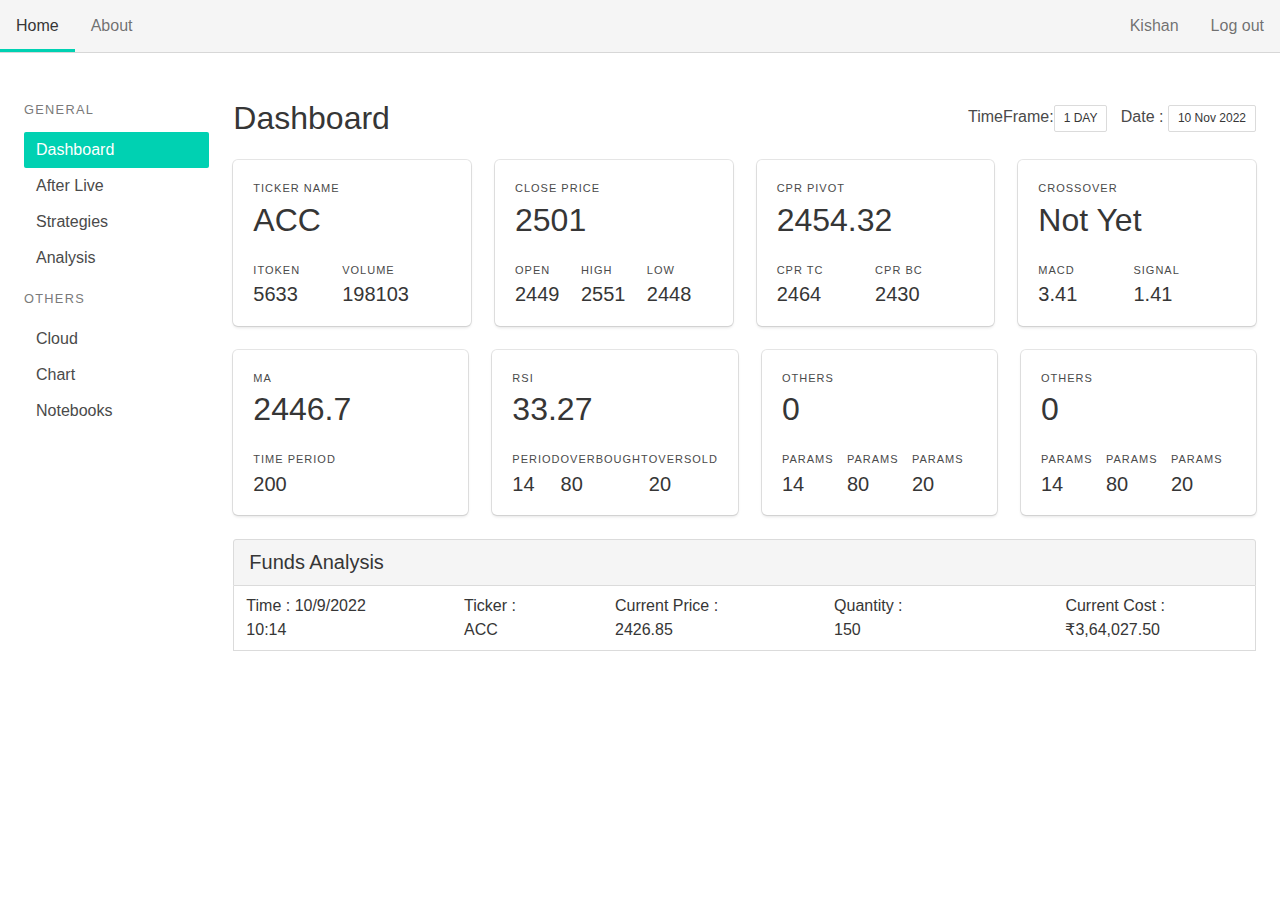
<file: static/index.html>
<!DOCTYPE html>
<html lang="en">
  <head>
    <meta charset="UTF-8" />
    <title>Dashboard</title>
    <link rel="stylesheet" href="./style.css" />
  </head>
  <body>
    <!-- partial:index.partial.html -->
    <header class="hero is-light">
      <div class="hero-head">
        <nav class="nav has-shadow">
          <div class="nav-left">
            <!-- <a class="nav-item">
          <img src="http://bulma.io/images/bulma-logo.png" alt="Bulma logo">
        </a> -->
            <a class="nav-item is-tab is-hidden-mobile is-active">Home</a>
            <!-- <a class="nav-item is-tab is-hidden-mobile">Features</a>
        <a class="nav-item is-tab is-hidden-mobile">Pricing</a> -->
            <a class="nav-item is-tab is-hidden-mobile">About</a>
          </div>
          <span class="nav-toggle">
            <span></span>
            <span></span>
            <span></span>
          </span>
          <div class="nav-right nav-menu">
            <a class="nav-item is-tab is-hidden-tablet is-active">Home</a>
            <a class="nav-item is-tab is-hidden-tablet">Features</a>
            <a class="nav-item is-tab is-hidden-tablet">Pricing</a>
            <a class="nav-item is-tab is-hidden-tablet">About</a>
            <a class="nav-item is-tab"> Kishan </a>
            <a class="nav-item is-tab">Log out</a>
          </div>
        </nav>
      </div>
    </header>

    <div class="section">
      <div class="columns">
        <aside class="column is-2">
          <nav class="menu">
            <p class="menu-label">General</p>
            <ul class="menu-list">
              <li><a class="is-active">Dashboard</a></li>
              <li><a href="./index2.html">After Live</a></li>
              <li><a href="./index2.html">Strategies</a></li>
              <li><a href="./index2.html">Analysis</a></li>
            </ul>
            <!-- <p class="menu-label">
          Administration
        </p>
        <ul class="menu-list">
          <li><a>Team Settings</a></li>
          <li>
            <a class="">Manage Your Team</a>
            <ul>
              <li><a>Members</a></li>
              <li><a>Plugins</a></li>
              <li><a>Add a member</a></li>
            </ul>
          </li>
          <li><a>Invitations</a></li>
          <li><a>Cloud Storage Environment Settings</a></li>
          <li><a>Authentication</a></li>
        </ul> -->
            <p class="menu-label">Others</p>
            <ul class="menu-list">
              <li><a>Cloud</a></li>
              <li><a>Chart</a></li>
              <li><a>Notebooks</a></li>
            </ul>
          </nav>
        </aside>

        <main class="column">
          <div class="level">
            <div class="level-left">
              <div class="level-item">
                <div class="title">Dashboard</div>
              </div>
            </div>
            <div class="level-right">
              <div class="level-item">
                TimeFrame:
                <button type="button" class="button is-small">1 DAY</button
                >&nbsp;&nbsp; Date :&nbsp;
                <button type="button" class="button is-small">
                  10 Nov 2022
                </button>
              </div>
            </div>
          </div>

          <div class="columns is-multiline">
            <div class="column">
              <div class="box">
                <div class="heading">Ticker Name</div>
                <div class="title">ACC</div>
                <div class="level">
                  <div class="level-item">
                    <div class="">
                      <div class="heading">IToken</div>
                      <div class="title is-5">5633</div>
                    </div>
                  </div>
                  <div class="level-item">
                    <div class="side">
                      <div class="heading">Volume</div>
                      <div class="title is-5">198103</div>
                    </div>
                  </div>
                  <!-- <div class="level-item">
                <div class="">
                  <div class="heading"></div>
                  <div class="title is-5"></div>
                </div>
              </div> -->
                </div>
              </div>
            </div>
            <div class="column">
              <div class="box">
                <div class="heading">Close Price</div>
                <div class="title">2501</div>
                <div class="level">
                  <div class="level-item">
                    <div class="">
                      <div class="heading">Open</div>
                      <div class="title is-5">2449</div>
                    </div>
                  </div>
                  <div class="level-item">
                    <div class="">
                      <div class="heading">High</div>
                      <div class="title is-5">2551</div>
                    </div>
                  </div>
                  <div class="level-item">
                    <div class="">
                      <div class="heading">Low</div>
                      <div class="title is-5">2448</div>
                    </div>
                  </div>
                </div>
              </div>
            </div>
            <div class="column">
              <div class="box">
                <div class="heading">CPR Pivot</div>
                <div class="title">2454.32</div>
                <div class="level">
                  <div class="level-item">
                    <div class="">
                      <div class="heading">CPR TC</div>
                      <div class="title is-5">2464</div>
                    </div>
                  </div>
                  <div class="level-item">
                    <div class="">
                      <div class="heading">CPR BC</div>
                      <div class="title is-5">2430</div>
                    </div>
                  </div>
                  <!-- <div class="level-item">
                <div class="">
                  <div class="heading">Pos/Neg %</div>
                  <div class="title is-5">77% / 23%</div>
                </div>
              </div> -->
                </div>
              </div>
            </div>
            <div class="column">
              <div class="box">
                <div class="heading">Crossover</div>
                <div class="title">Not Yet</div>
                <div class="level">
                  <div class="level-item">
                    <div class="">
                      <div class="heading">MACD</div>
                      <div class="title is-5">3.41</div>
                    </div>
                  </div>
                  <div class="level-item">
                    <div class="">
                      <div class="heading">SIGNAL</div>
                      <div class="title is-5">1.41</div>
                    </div>
                  </div>
                  <!-- <div class="level-item">
                <div class="">
                  <div class="heading">Success %</div>
                  <div class="title is-5">+ 28,5%</div>
                </div>
              </div> -->
                </div>
              </div>
            </div>
          </div>

          <div class="columns is-multiline">
            <div class="column">
              <div class="box">
                <div class="heading">MA</div>
                <div class="title">2446.7</div>
                <div class="level">
                  <div class="level-item">
                    <div class="side">
                      <div class="heading">Time Period</div>
                      <div class="title is-5">200</div>
                    </div>
                  </div>
                  <div class="level-item">
                    <div class="">
                      <div class="heading"></div>
                      <div class="title is-5"></div>
                    </div>
                  </div>
                  <!-- <div class="level-item">
                <div class="">
                  <div class="heading">Increase %</div>
                  <div class="title is-5">25%</div>
                </div>
              </div> -->
                </div>
              </div>
            </div>
            <div class="column">
              <div class="box">
                <div class="heading">RSI</div>
                <div class="title">33.27</div>
                <div class="level">
                  <div class="level-item">
                    <div class="">
                      <div class="heading">Period</div>
                      <div class="title is-5">14</div>
                    </div>
                  </div>
                  <div class="level-item">
                    <div class="">
                      <div class="heading">Overbought</div>
                      <div class="title is-5">80</div>
                    </div>
                  </div>
                  <div class="level-item">
                    <div class="">
                      <div class="heading">Oversold</div>
                      <div class="title is-5">20</div>
                    </div>
                  </div>
                  <!-- <div class="level-item">
                <div class="">
                  <div class="heading">Pos/Neg %</div>
                  <div class="title is-5">77% / 23%</div>
                </div>
              </div> -->
                </div>
              </div>
            </div>
            <div class="column">
              <div class="box">
                <div class="heading">Others</div>
                <div class="title">0</div>
                <div class="level">
                  <div class="level-item">
                    <div class="">
                      <div class="heading">Params</div>
                      <div class="title is-5">14</div>
                    </div>
                  </div>
                  <div class="level-item">
                    <div class="">
                      <div class="heading">Params</div>
                      <div class="title is-5">80</div>
                    </div>
                  </div>
                  <div class="level-item">
                    <div class="">
                      <div class="heading">Params</div>
                      <div class="title is-5">20</div>
                    </div>
                  </div>
                  <!-- <div class="level-item">
                <div class="">
                  <div class="heading">Pos/Neg %</div>
                  <div class="title is-5">77% / 23%</div>
                </div>
              </div> -->
                </div>
              </div>
            </div>
            <div class="column">
              <div class="box">
                <div class="heading">Others</div>
                <div class="title">0</div>
                <div class="level">
                  <div class="level-item">
                    <div class="">
                      <div class="heading">Params</div>
                      <div class="title is-5">14</div>
                    </div>
                  </div>
                  <div class="level-item">
                    <div class="">
                      <div class="heading">Params</div>
                      <div class="title is-5">80</div>
                    </div>
                  </div>
                  <div class="level-item">
                    <div class="">
                      <div class="heading">Params</div>
                      <div class="title is-5">20</div>
                    </div>
                  </div>
                  <!-- <div class="level-item">
                <div class="">
                  <div class="heading">Pos/Neg %</div>
                  <div class="title is-5">77% / 23%</div>
                </div>
              </div> -->
                </div>
              </div>
            </div>
          </div>

          <div class="columns is-multiline">
            <div class="column">
              <div class="panel">
                <p class="panel-heading">Funds Analysis</p>
                <div class="panel-block">
                  <p class="inline">Time : 10/9/2022 10:14</p>
                  &nbsp;&nbsp;&nbsp;&nbsp;&nbsp;&nbsp;&nbsp;&nbsp;&nbsp;&nbsp;&nbsp;&nbsp;&nbsp;&nbsp;&nbsp;&nbsp;
                  <p class="inline">Ticker : ACC</p>
                  &nbsp;&nbsp;&nbsp;&nbsp;&nbsp;&nbsp;&nbsp;&nbsp;&nbsp;&nbsp;&nbsp;&nbsp;&nbsp;&nbsp;&nbsp;&nbsp;
                  <p class="inline">Current Price : 2426.85</p>
                  &nbsp;&nbsp;&nbsp;&nbsp;&nbsp;&nbsp;&nbsp;&nbsp;&nbsp;&nbsp;&nbsp;&nbsp;&nbsp;&nbsp;&nbsp;&nbsp;
                  <p class="inline">Quantity : 150</p>
                  &nbsp;&nbsp;&nbsp;&nbsp;&nbsp;&nbsp;&nbsp;&nbsp;&nbsp;&nbsp;&nbsp;&nbsp;&nbsp;&nbsp;&nbsp;&nbsp;&nbsp;&nbsp;&nbsp;&nbsp;&nbsp;&nbsp;&nbsp;&nbsp;&nbsp;&nbsp;&nbsp;&nbsp;&nbsp;&nbsp;&nbsp;&nbsp;
                  <p class="inline">Current Cost : ₹3,64,027.50</p>
                </div>
              </div>
            </div>
            <!-- <div class="column is-6">
          <div class="panel">
            <p class="panel-heading">
              Refunds: Daily - $200
            </p>
            <div class="panel-block">
              <figure class="image is-16x9">
                <img src="https://placehold.it/1280x720">
              </figure>
            </div>
          </div>
        </div>
        <div class="column is-6">
          <div class="panel">
            <p class="panel-heading">
              Something
            </p>
            <div class="panel-block">
              <figure class="image is-16x9">
                <img src="https://placehold.it/1280x720">
              </figure>
            </div>
          </div>
        </div>
        <div class="column is-6">
          <div class="panel">
            <p class="panel-heading">
              Something Else
            </p>
            <div class="panel-block">
              <figure class="image is-16x9">
                <img src="https://placehold.it/1280x720">
              </figure>
            </div>
          </div>
        </div> -->
          </div>
        </main>
      </div>
    </div>
    <!-- partial -->

    <script src="./script.js"></script>
  </body>
</html>
</file>
